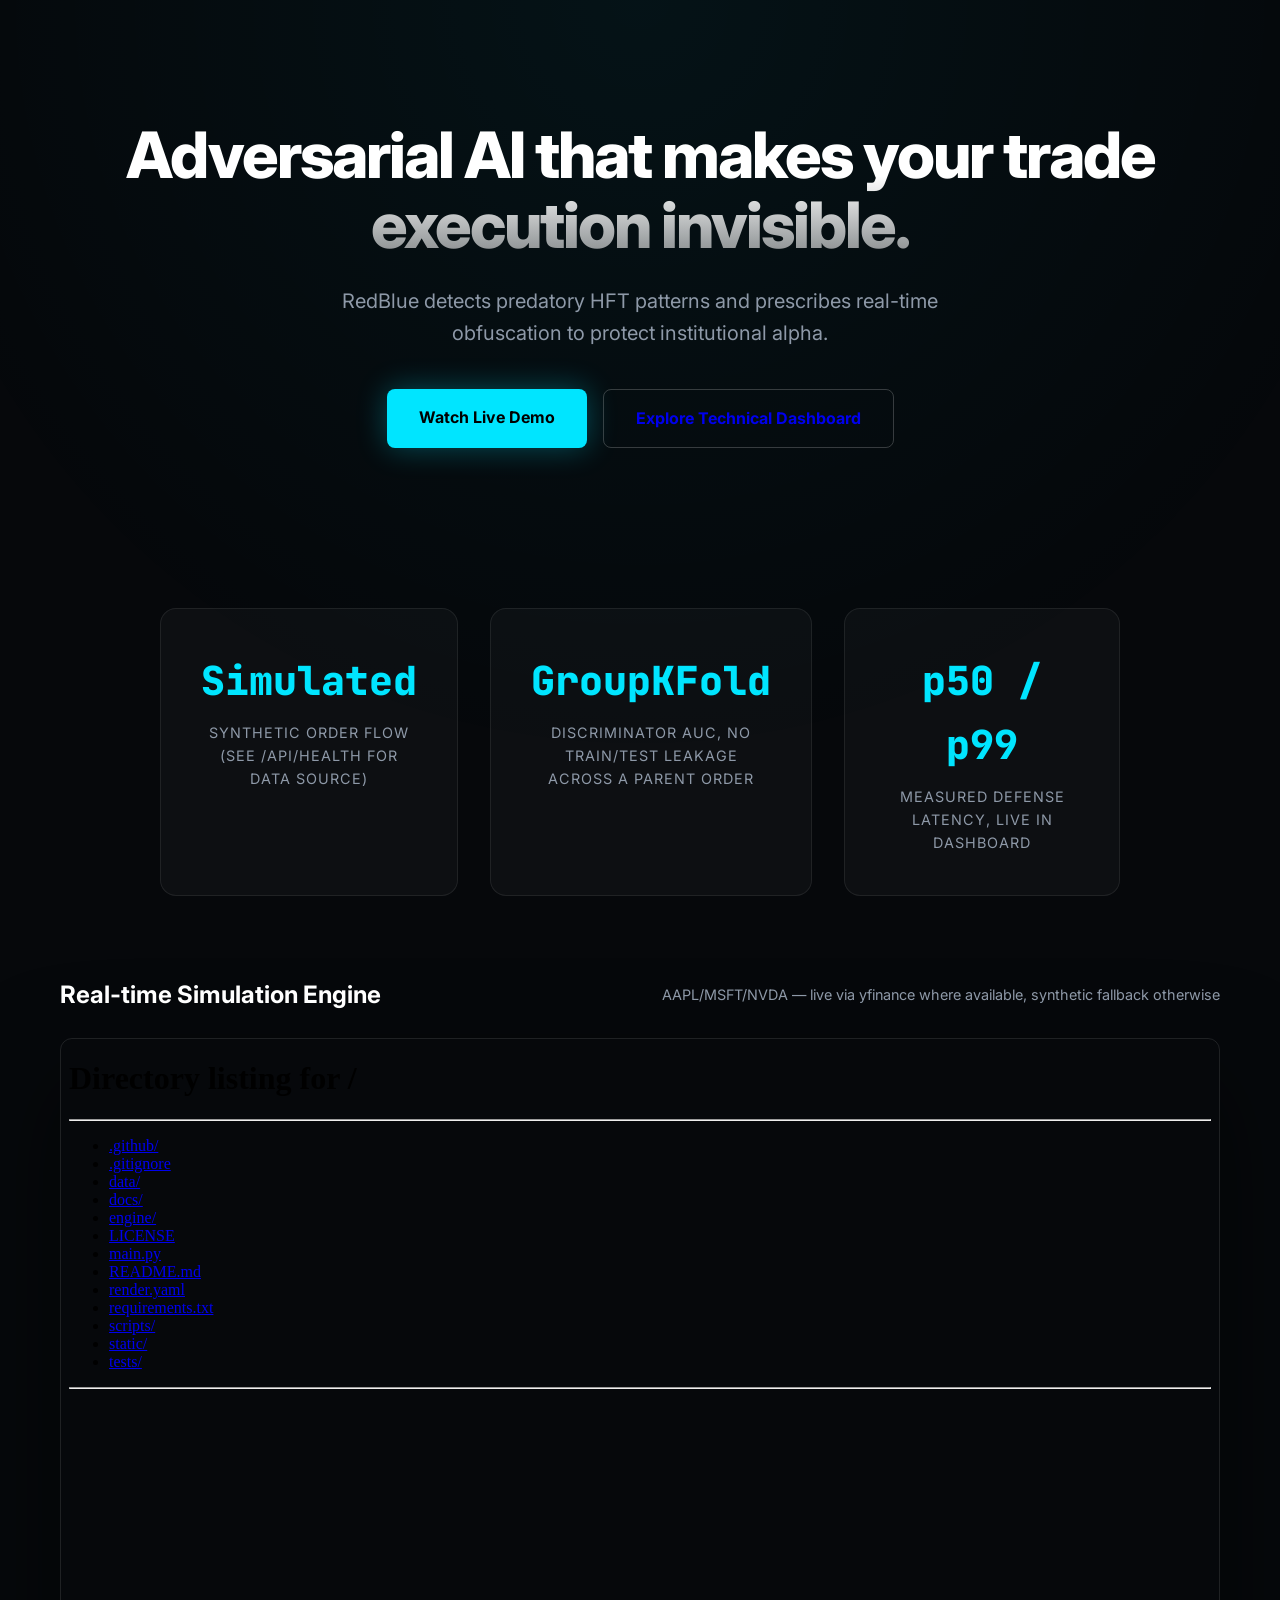
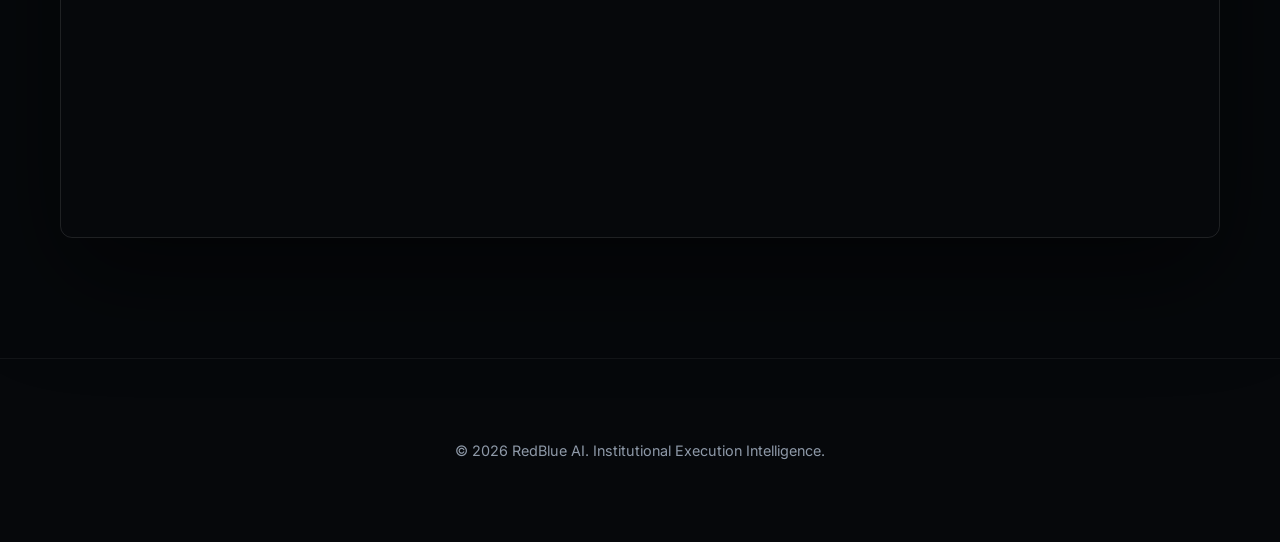
<file: static/demo.html>
<!DOCTYPE html>
<html lang="en">
<head>
    <meta charset="UTF-8">
    <meta name="viewport" content="width=device-width, initial-scale=1.0">
    <title>RedBlue — Institutional Execution Shield</title>
    <link rel="preconnect" href="https://fonts.googleapis.com">
    <link href="https://fonts.googleapis.com/css2?family=Inter:wght@300;400;600;700;800&family=JetBrains+Mono:wght@500&display=swap" rel="stylesheet">
    <style>
        :root {
            --bg: #06080b;
            --accent: #00E5FF;
            --text: #ffffff;
            --text-muted: #8E99A8;
        }
        * { box-sizing: border-box; margin: 0; padding: 0; }
        body {
            font-family: 'Inter', sans-serif;
            background-color: var(--bg);
            color: var(--text);
            line-height: 1.6;
            overflow-x: hidden;
        }
        .hero {
            padding: 120px 20px 80px;
            max-width: 1200px;
            margin: 0 auto;
            text-align: center;
        }
        .badge {
            background: rgba(0, 229, 255, 0.1);
            color: var(--accent);
            padding: 8px 16px;
            border-radius: 100px;
            font-size: 0.8rem;
            font-weight: 700;
            letter-spacing: 2px;
            text-transform: uppercase;
            margin-bottom: 24px;
            display: inline-block;
            border: 1px solid rgba(0, 229, 255, 0.3);
        }
        h1 {
            font-size: 4rem;
            font-weight: 800;
            letter-spacing: -2px;
            line-height: 1.1;
            margin-bottom: 24px;
            background: linear-gradient(to bottom, #fff 40%, rgba(255,255,255,0.5));
            -webkit-background-clip: text;
            -webkit-text-fill-color: transparent;
        }
        .hero p {
            font-size: 1.25rem;
            color: var(--text-muted);
            max-width: 700px;
            margin: 0 auto 40px;
        }
        .cta-group {
            display: flex;
            gap: 16px;
            justify-content: center;
        }
        .btn {
            padding: 16px 32px;
            border-radius: 8px;
            font-weight: 700;
            text-decoration: none;
            transition: 0.2s;
        }
        .btn-primary {
            background: var(--accent);
            color: #000;
            box-shadow: 0 0 30px rgba(0, 229, 255, 0.3);
        }
        .btn-primary:hover {
            transform: translateY(-2px);
            box-shadow: 0 0 40px rgba(0, 229, 255, 0.5);
        }
        .stats {
            display: grid;
            grid-template-columns: repeat(3, 1fr);
            gap: 32px;
            max-width: 1000px;
            margin: 80px auto;
            padding: 0 20px;
        }
        .stat-card {
            background: rgba(255,255,255,0.03);
            border: 1px solid rgba(255,255,255,0.08);
            padding: 40px;
            border-radius: 16px;
            text-align: center;
        }
        .stat-value {
            font-size: 2.5rem;
            font-weight: 800;
            color: var(--accent);
            margin-bottom: 8px;
            font-family: 'JetBrains Mono', monospace;
        }
        .stat-label {
            color: var(--text-muted);
            font-size: 0.9rem;
            text-transform: uppercase;
            letter-spacing: 1px;
        }
        .dashboard-preview {
            max-width: 1200px;
            margin: 0 auto 120px;
            padding: 0 20px;
        }
        .preview-header {
            display: flex;
            justify-content: space-between;
            align-items: center;
            margin-bottom: 24px;
        }
        .iframe-wrap {
            width: 100%;
            height: 800px;
            border: 1px solid rgba(255,255,255,0.1);
            border-radius: 12px;
            overflow: hidden;
            box-shadow: 0 40px 100px rgba(0,0,0,0.5);
        }
        iframe {
            width: 100%;
            height: 100%;
            border: none;
        }
        footer {
            padding: 80px 20px;
            text-align: center;
            border-top: 1px solid rgba(255,255,255,0.05);
            color: var(--text-muted);
            font-size: 0.9rem;
        }
        .glow {
            position: fixed;
            top: 0; left: 50%;
            transform: translateX(-50%);
            width: 100%; height: 100%;
            background: radial-gradient(circle at 50% 0%, rgba(0, 229, 255, 0.05) 0%, transparent 70%);
            pointer-events: none;
            z-index: -1;
        }
    </style>
</head>
<body>
    <div class="glow"></div>
    <section class="hero">
        <h1>Adversarial AI that makes your trade execution invisible.</h1>
        <p>RedBlue detects predatory HFT patterns and prescribes real-time obfuscation to protect institutional alpha.</p>
        <div class="cta-group">
            <a href="#demo" class="btn btn-primary">Watch Live Demo</a>
            <a href="/" class="btn" style="border: 1px solid rgba(255,255,255,0.2);">Explore Technical Dashboard</a>
        </div>
    </section>

    <section class="stats">
        <div class="stat-card">
            <div class="stat-value">Simulated</div>
            <div class="stat-label">Synthetic order flow (see /api/health for data source)</div>
        </div>
        <div class="stat-card">
            <div class="stat-value">GroupKFold</div>
            <div class="stat-label">Discriminator AUC, no train/test leakage across a parent order</div>
        </div>
        <div class="stat-card">
            <div class="stat-value">p50 / p99</div>
            <div class="stat-label">Measured defense latency, live in dashboard</div>
        </div>
    </section>

    <section id="demo" class="dashboard-preview">
        <div class="preview-header">
            <h2>Real-time Simulation Engine</h2>
            <span style="color: var(--text-muted); font-size: 0.9rem;">AAPL/MSFT/NVDA — live via yfinance where available, synthetic fallback otherwise</span>
        </div>
        <div class="iframe-wrap">
            <iframe src="/"></iframe>
        </div>
    </section>

    <footer>
        <p>&copy; 2026 RedBlue AI. Institutional Execution Intelligence.</p>
    </footer>
</body>
</html>
</file>
